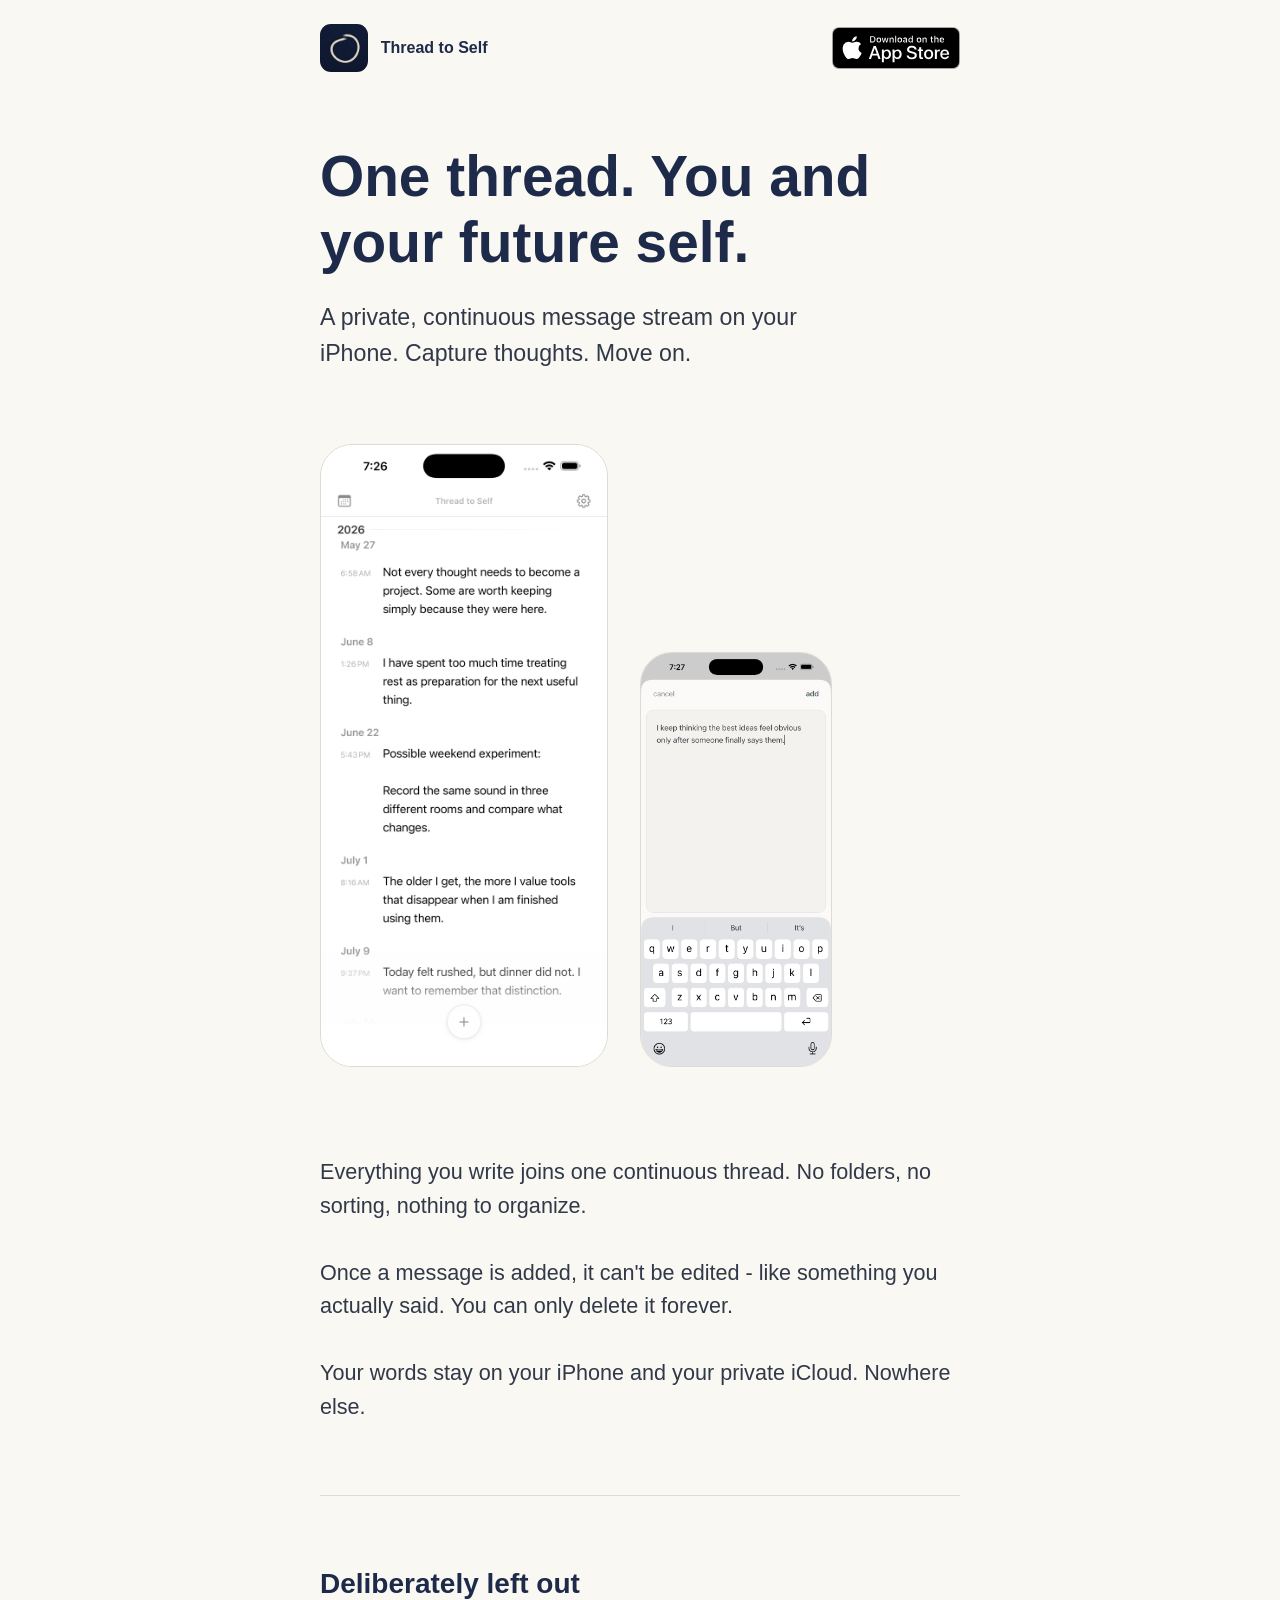
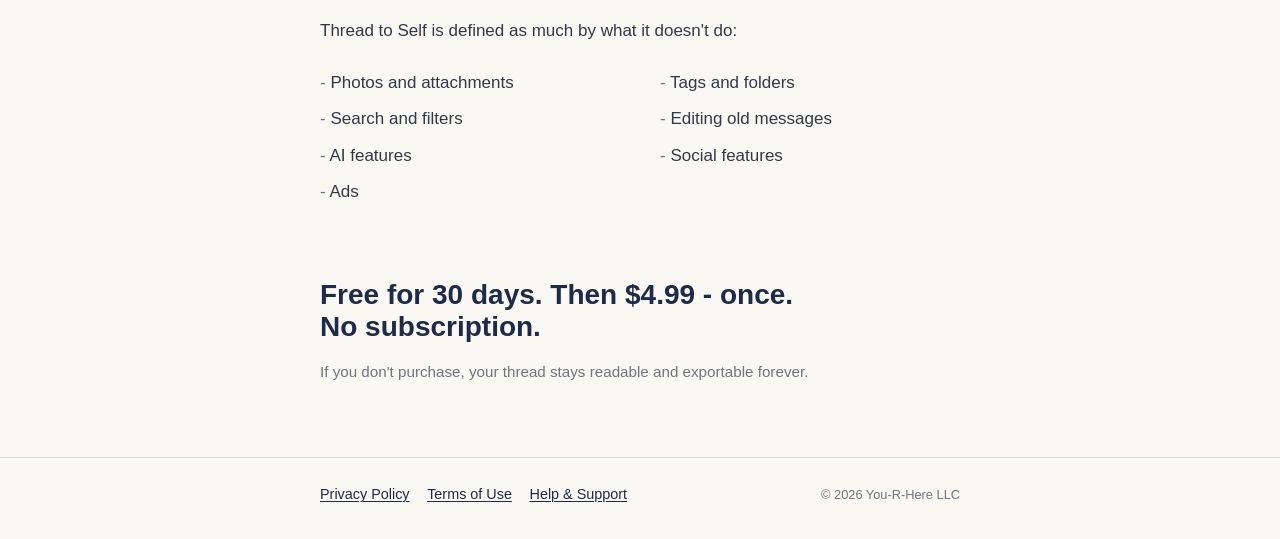
<file: index.html>
<!doctype html>
<html lang="en">
<head>
	<meta charset="utf-8">
	<meta name="viewport" content="width=device-width, initial-scale=1">
	<title>Thread to Self | One thread for your future self</title>
	<meta name="description" content="One private, continuous message thread on your iPhone. Capture thoughts. Move on.">
	<link rel="icon" href="/favicon.ico" sizes="16x16 32x32" type="image/x-icon">
	<link rel="apple-touch-icon" sizes="180x180" href="/apple-touch-icon.png">
	<link rel="stylesheet" href="/assets/styles.css?v=20260816-2">
</head>
<body>
	<a class="skip-link" href="#main-content">Skip to main content</a>

	<header class="site-header site-header-home">
		<div class="container header-home-content">
			<div class="brand">
				<img class="app-icon" src="/assets/app-icon.png" alt="">
				<p class="wordmark">Thread to Self</p>
			</div>
			<a class="app-store-link" href="https://apps.apple.com/us/app/thread-to-self/id6791155475" aria-label="Download Thread to Self on the App Store">
				<img src="/assets/download-on-the-app-store.svg" alt="Download on the App Store" width="128" height="43">
			</a>
		</div>
	</header>

	<main id="main-content">
		<section class="hero container" aria-labelledby="page-title">
			<h1 id="page-title">One thread. You and your future self.</h1>
			<p class="lead">A private, continuous message stream on your iPhone. Capture thoughts. Move on.</p>
		</section>

		<section class="screenshots container" aria-label="Thread to Self screens">
			<figure class="thread-screen">
				<img src="/assets/screenshot-thread-1.png" alt="Thread to Self showing a continuous stream of dated personal messages">
			</figure>
			<figure class="write-screen">
				<img src="/assets/screenshot-write.png" alt="Thread to Self showing the private message writing screen">
			</figure>
		</section>

		<section class="container reading-section" aria-labelledby="thread-heading">
			<h2 id="thread-heading" class="visually-hidden">How Thread to Self works</h2>
			<p>Everything you write joins one continuous thread. No folders, no sorting, nothing to organize.</p>
			<p>Once a message is added, it can't be edited - like something you actually said. You can only delete it forever.</p>
			<p>Your words stay on your iPhone and your private iCloud. Nowhere else.</p>
		</section>

		<section class="container excluded-section" aria-labelledby="excluded-heading">
			<h2 id="excluded-heading">Deliberately left out</h2>
			<p>Thread to Self is defined as much by what it doesn't do:</p>
			<ul class="plain-list">
				<li>Photos and attachments</li>
				<li>Tags and folders</li>
				<li>Search and filters</li>
				<li>Editing old messages</li>
				<li>AI features</li>
				<li>Social features</li>
				<li>Ads</li>
			</ul>
		</section>

		<section class="container pricing" aria-labelledby="pricing-heading">
			<h2 id="pricing-heading">Free for 30 days. Then $4.99 - once. No subscription.</h2>
			<p>If you don't purchase, your thread stays readable and exportable forever.</p>
		</section>
	</main>

	<footer class="site-footer">
		<div class="container footer-content">
			<nav class="footer-links" aria-label="Footer">
				<a href="/privacy/">Privacy Policy</a>
				<a href="/terms/">Terms of Use</a>
				<a href="/support/">Help &amp; Support</a>
			</nav>
			<p class="copyright">&copy; 2026 You-R-Here LLC</p>
		</div>
	</footer>
</body>
</html>
</file>
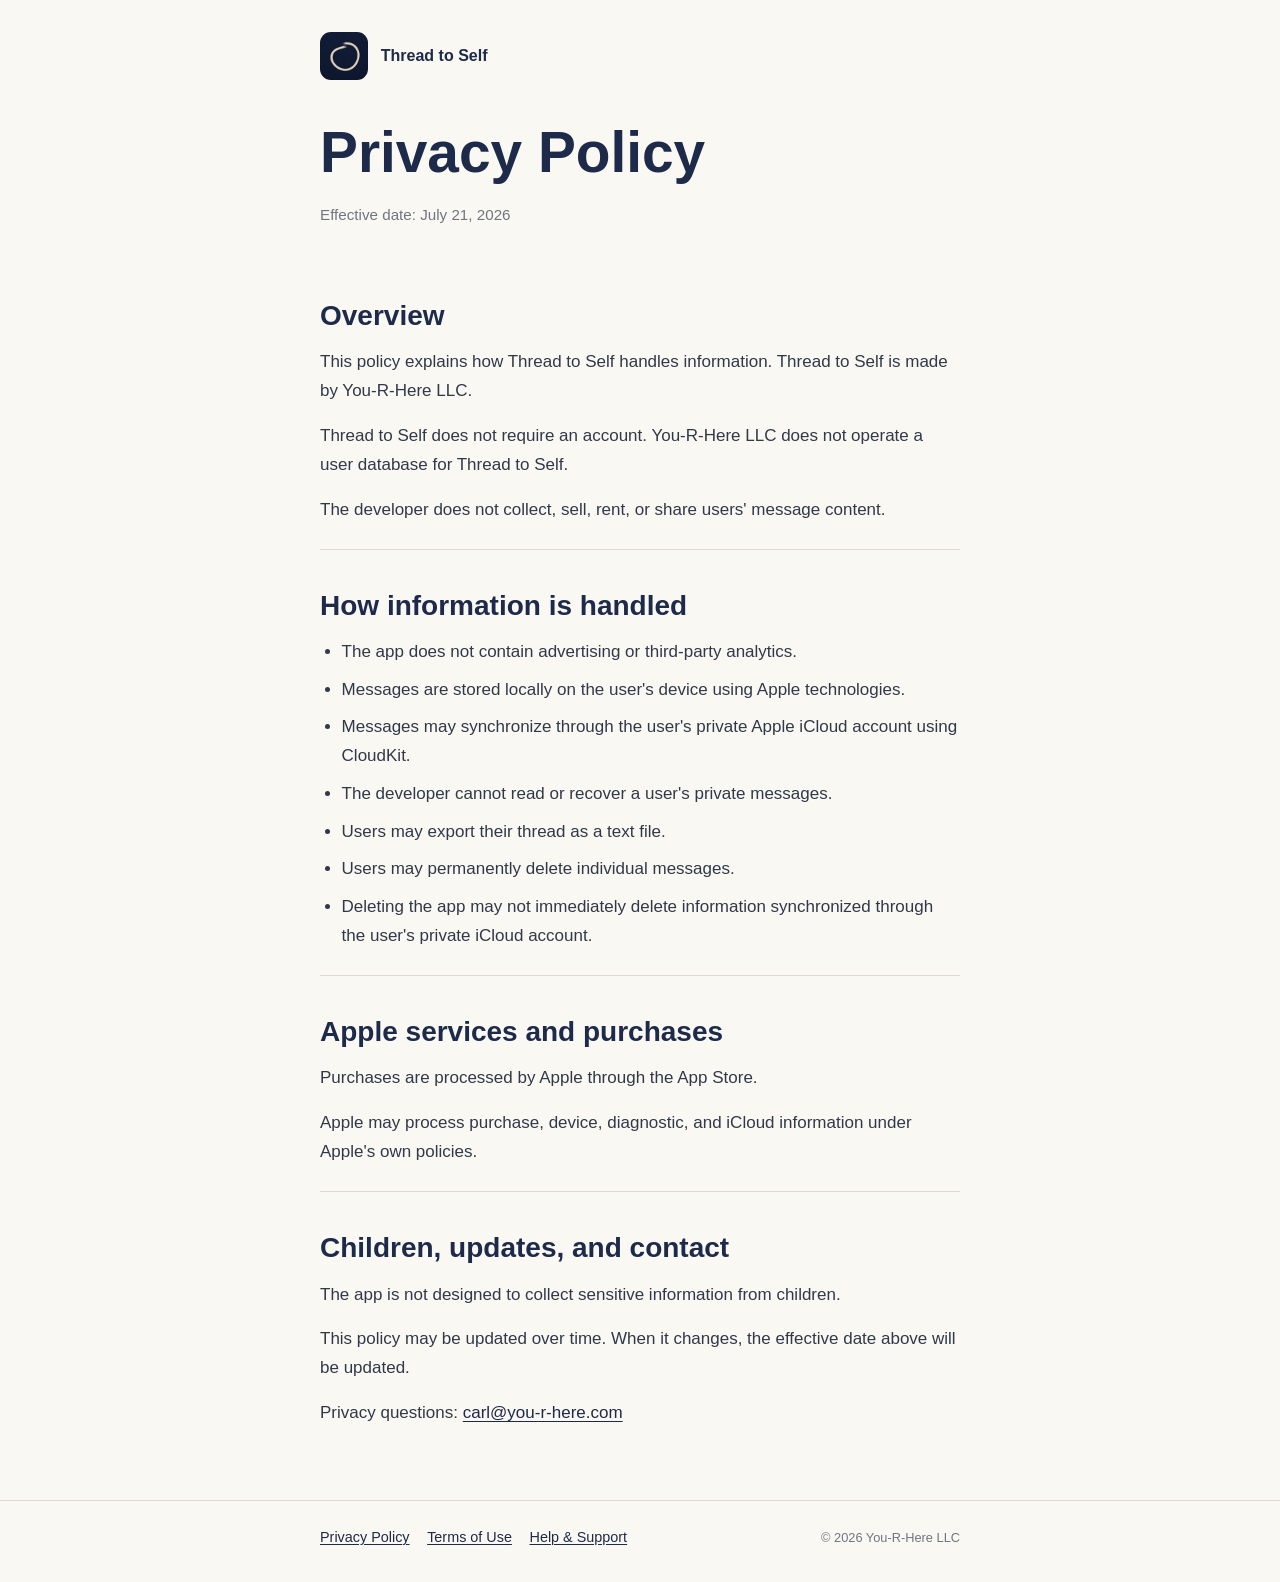
<file: privacy/index.html>
<!doctype html>
<html lang="en">
<head>
  <meta charset="utf-8">
  <meta name="viewport" content="width=device-width, initial-scale=1">
  <title>Privacy Policy | Thread to Self</title>
  <meta name="description" content="Plain-language privacy policy for Thread to Self by You-R-Here LLC.">
  <link rel="icon" href="/favicon.ico" sizes="16x16 32x32" type="image/x-icon">
  <link rel="apple-touch-icon" sizes="180x180" href="/apple-touch-icon.png">
  <link rel="stylesheet" href="/assets/styles.css">
</head>
<body>
  <a class="skip-link" href="#main-content">Skip to main content</a>

  <header class="site-header">
    <div class="container">
      <a class="brand" href="/" aria-label="Thread to Self home">
        <img class="app-icon" src="/assets/app-icon.png" alt="">
        <span class="wordmark">Thread to Self</span>
      </a>
      <h1>Privacy Policy</h1>
      <p class="meta-line">Effective date: July 21, 2026</p>
    </div>
  </header>

  <main id="main-content" class="container content stack-lg">
    <section class="card" aria-labelledby="privacy-overview">
      <h2 id="privacy-overview">Overview</h2>
      <p>This policy explains how Thread to Self handles information. Thread to Self is made by You-R-Here LLC.</p>
      <p>Thread to Self does not require an account. You-R-Here LLC does not operate a user database for Thread to Self.</p>
      <p>The developer does not collect, sell, rent, or share users' message content.</p>
    </section>

    <section class="card" aria-labelledby="data-practices">
      <h2 id="data-practices">How information is handled</h2>
      <ul class="legal-list">
        <li>The app does not contain advertising or third-party analytics.</li>
        <li>Messages are stored locally on the user's device using Apple technologies.</li>
        <li>Messages may synchronize through the user's private Apple iCloud account using CloudKit.</li>
        <li>The developer cannot read or recover a user's private messages.</li>
        <li>Users may export their thread as a text file.</li>
        <li>Users may permanently delete individual messages.</li>
        <li>Deleting the app may not immediately delete information synchronized through the user's private iCloud account.</li>
      </ul>
    </section>

    <section class="card" aria-labelledby="apple-services">
      <h2 id="apple-services">Apple services and purchases</h2>
      <p>Purchases are processed by Apple through the App Store.</p>
      <p>Apple may process purchase, device, diagnostic, and iCloud information under Apple's own policies.</p>
    </section>

    <section class="card" aria-labelledby="children-updates-contact">
      <h2 id="children-updates-contact">Children, updates, and contact</h2>
      <p>The app is not designed to collect sensitive information from children.</p>
      <p>This policy may be updated over time. When it changes, the effective date above will be updated.</p>
      <p>Privacy questions: <a href="mailto:carl@you-r-here.com">carl@you-r-here.com</a></p>
    </section>
  </main>

  <footer class="site-footer">
    <div class="container footer-content">
      <nav class="footer-links" aria-label="Footer">
        <a href="/privacy/">Privacy Policy</a>
        <a href="/terms/">Terms of Use</a>
        <a href="/support/">Help &amp; Support</a>
      </nav>
      <p class="copyright">&copy; 2026 You-R-Here LLC</p>
    </div>
  </footer>
</body>
</html>
</file>
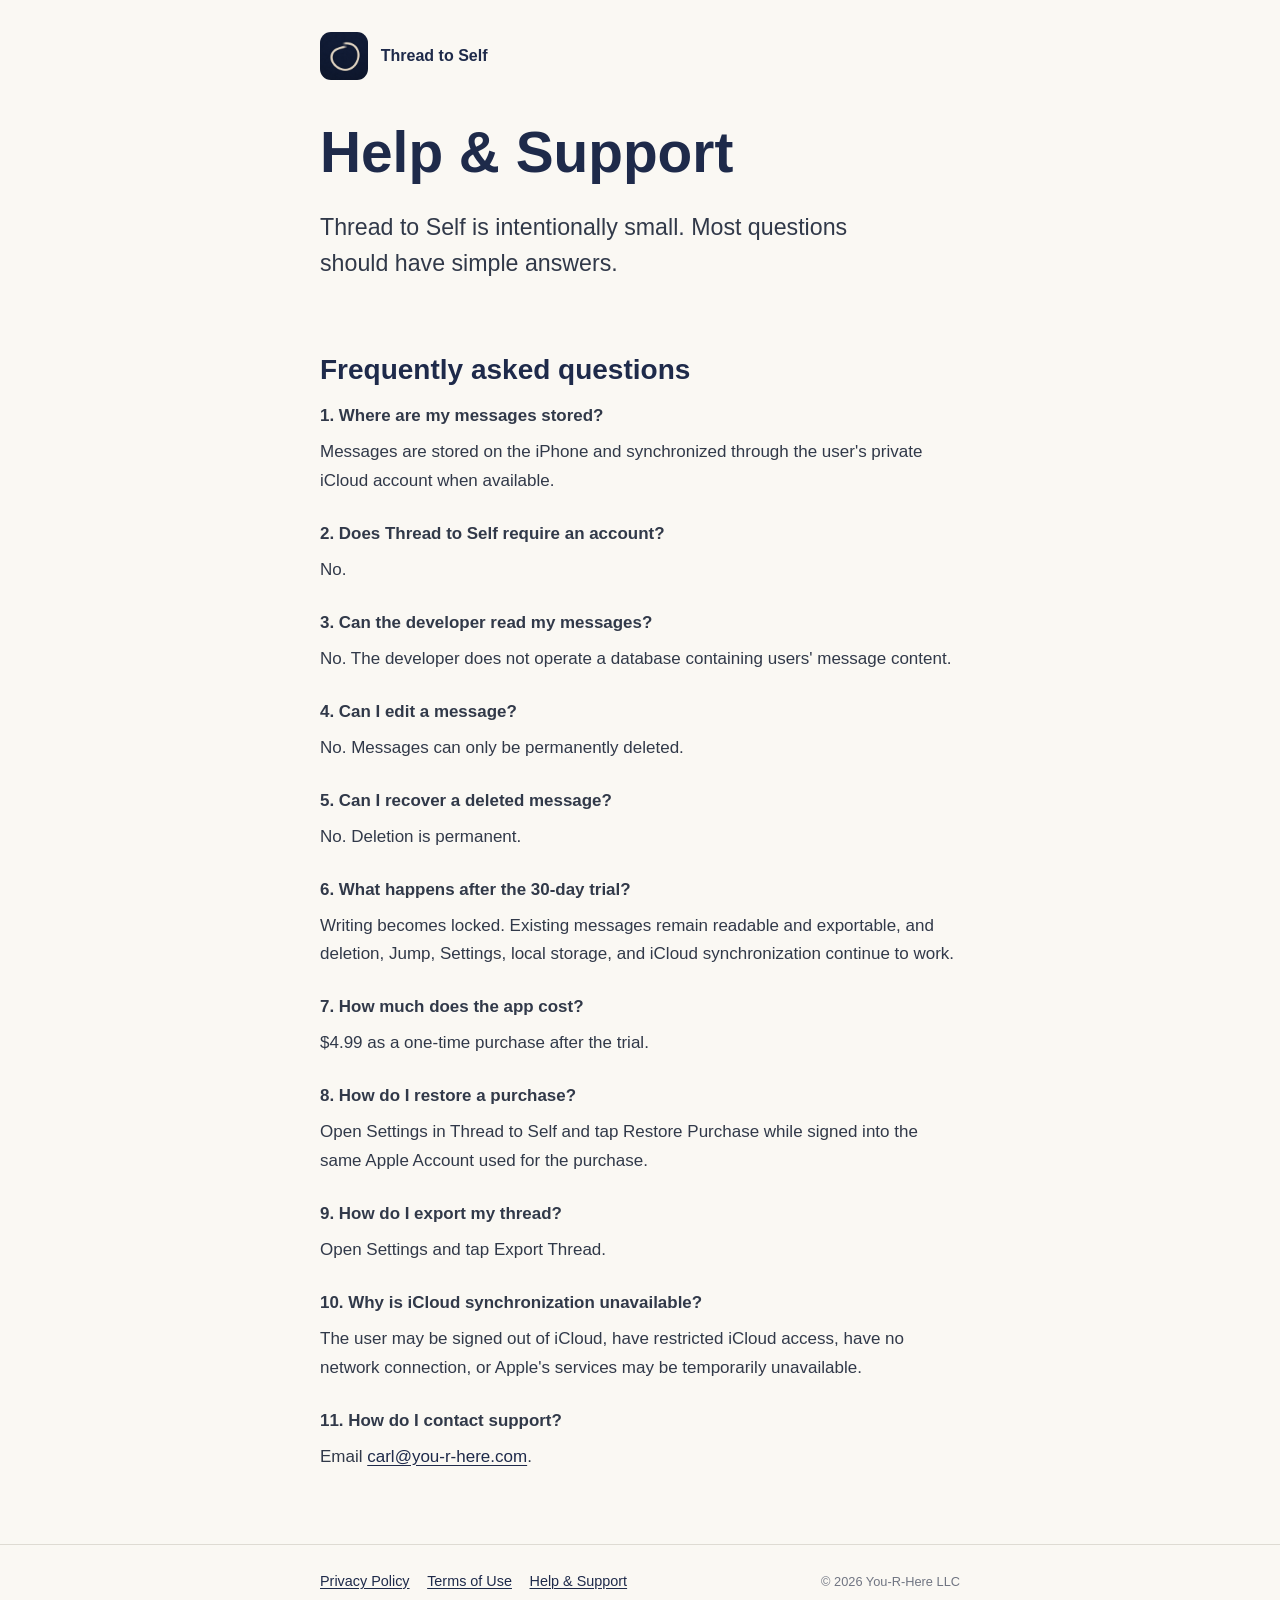
<file: support/index.html>
<!doctype html>
<html lang="en">
<head>
  <meta charset="utf-8">
  <meta name="viewport" content="width=device-width, initial-scale=1">
  <title>Help &amp; Support | Thread to Self</title>
  <meta name="description" content="Help and support for Thread to Self.">
  <link rel="icon" href="/favicon.ico" sizes="16x16 32x32" type="image/x-icon">
  <link rel="apple-touch-icon" sizes="180x180" href="/apple-touch-icon.png">
  <link rel="stylesheet" href="/assets/styles.css">
</head>
<body>
  <a class="skip-link" href="#main-content">Skip to main content</a>

  <header class="site-header">
    <div class="container">
      <a class="brand" href="/" aria-label="Thread to Self home">
        <img class="app-icon" src="/assets/app-icon.png" alt="">
        <span class="wordmark">Thread to Self</span>
      </a>
      <h1>Help &amp; Support</h1>
      <p class="lead">Thread to Self is intentionally small. Most questions should have simple answers.</p>
    </div>
  </header>

  <main id="main-content" class="container content stack-lg">
    <section class="card" aria-labelledby="faq-heading">
      <h2 id="faq-heading">Frequently asked questions</h2>

      <dl>
        <div>
          <dt>1. Where are my messages stored?</dt>
          <dd>Messages are stored on the iPhone and synchronized through the user's private iCloud account when available.</dd>
        </div>

        <div>
          <dt>2. Does Thread to Self require an account?</dt>
          <dd>No.</dd>
        </div>

        <div>
          <dt>3. Can the developer read my messages?</dt>
          <dd>No. The developer does not operate a database containing users' message content.</dd>
        </div>

        <div>
          <dt>4. Can I edit a message?</dt>
          <dd>No. Messages can only be permanently deleted.</dd>
        </div>

        <div>
          <dt>5. Can I recover a deleted message?</dt>
          <dd>No. Deletion is permanent.</dd>
        </div>

        <div>
          <dt>6. What happens after the 30-day trial?</dt>
          <dd>Writing becomes locked. Existing messages remain readable and exportable, and deletion, Jump, Settings, local storage, and iCloud synchronization continue to work.</dd>
        </div>

        <div>
          <dt>7. How much does the app cost?</dt>
          <dd>$4.99 as a one-time purchase after the trial.</dd>
        </div>

        <div>
          <dt>8. How do I restore a purchase?</dt>
          <dd>Open Settings in Thread to Self and tap Restore Purchase while signed into the same Apple Account used for the purchase.</dd>
        </div>

        <div>
          <dt>9. How do I export my thread?</dt>
          <dd>Open Settings and tap Export Thread.</dd>
        </div>

        <div>
          <dt>10. Why is iCloud synchronization unavailable?</dt>
          <dd>The user may be signed out of iCloud, have restricted iCloud access, have no network connection, or Apple's services may be temporarily unavailable.</dd>
        </div>

        <div>
          <dt>11. How do I contact support?</dt>
          <dd>Email <a href="mailto:carl@you-r-here.com">carl@you-r-here.com</a>.</dd>
        </div>
      </dl>

    </section>
  </main>

  <footer class="site-footer">
    <div class="container footer-content">
      <nav class="footer-links" aria-label="Footer">
        <a href="/privacy/">Privacy Policy</a>
        <a href="/terms/">Terms of Use</a>
        <a href="/support/">Help &amp; Support</a>
      </nav>
      <p class="copyright">&copy; 2026 You-R-Here LLC</p>
    </div>
  </footer>
</body>
</html>
</file>
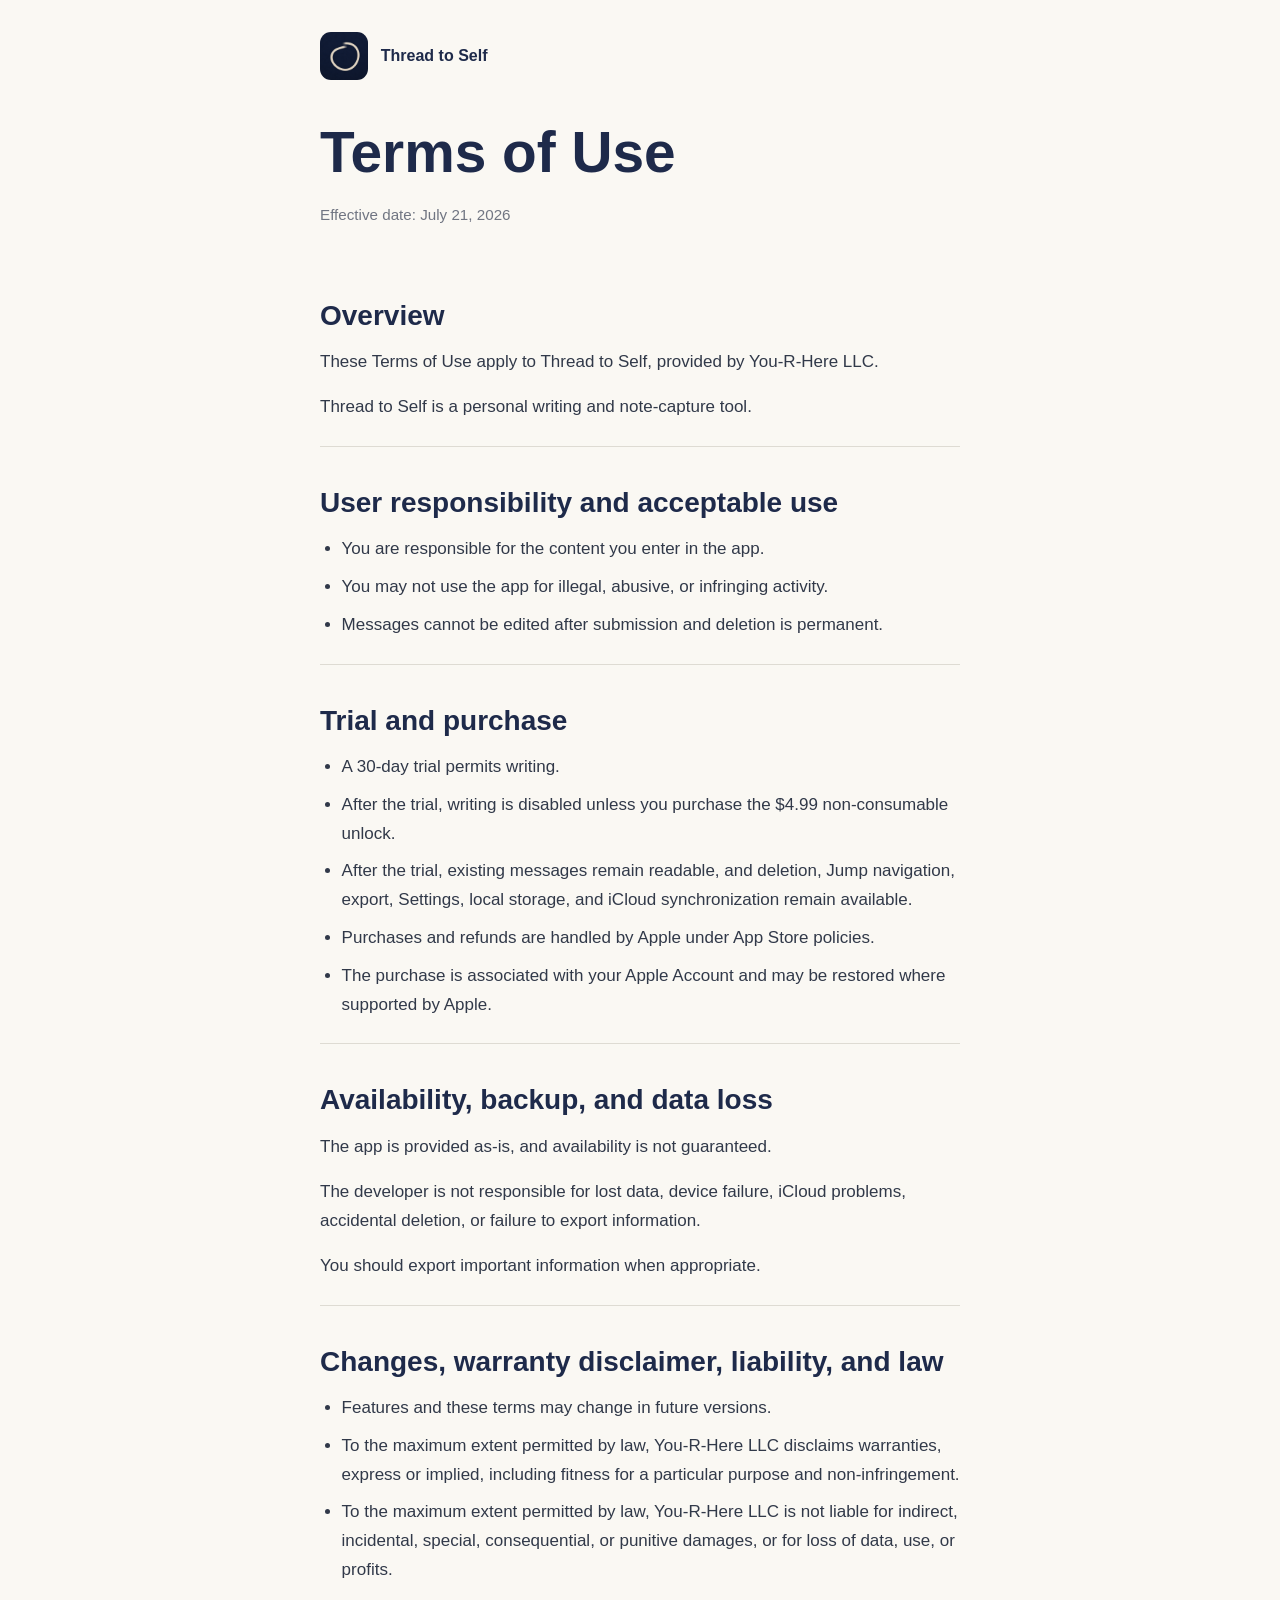
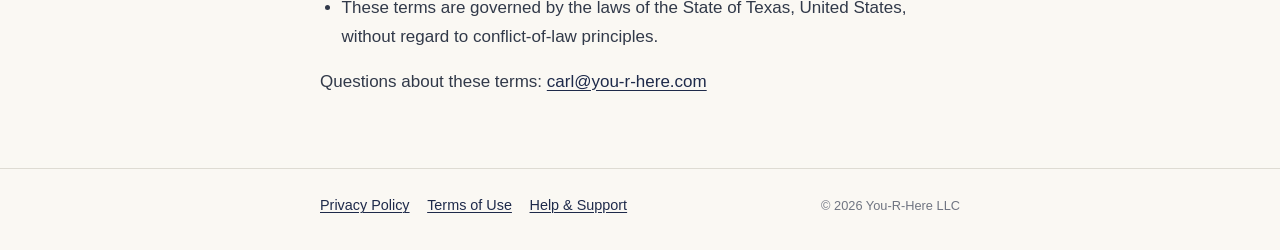
<file: terms/index.html>
<!doctype html>
<html lang="en">
<head>
  <meta charset="utf-8">
  <meta name="viewport" content="width=device-width, initial-scale=1">
  <title>Terms of Use | Thread to Self</title>
  <meta name="description" content="Simple terms of use for Thread to Self by You-R-Here LLC.">
  <link rel="icon" href="/favicon.ico" sizes="16x16 32x32" type="image/x-icon">
  <link rel="apple-touch-icon" sizes="180x180" href="/apple-touch-icon.png">
  <link rel="stylesheet" href="/assets/styles.css">
</head>
<body>
  <a class="skip-link" href="#main-content">Skip to main content</a>

  <header class="site-header">
    <div class="container">
      <a class="brand" href="/" aria-label="Thread to Self home">
        <img class="app-icon" src="/assets/app-icon.png" alt="">
        <span class="wordmark">Thread to Self</span>
      </a>
      <h1>Terms of Use</h1>
      <p class="meta-line">Effective date: July 21, 2026</p>
    </div>
  </header>

  <main id="main-content" class="container content stack-lg">
    <section class="card" aria-labelledby="terms-overview">
      <h2 id="terms-overview">Overview</h2>
      <p>These Terms of Use apply to Thread to Self, provided by You-R-Here LLC.</p>
      <p>Thread to Self is a personal writing and note-capture tool.</p>
    </section>

    <section class="card" aria-labelledby="user-responsibility">
      <h2 id="user-responsibility">User responsibility and acceptable use</h2>
      <ul class="legal-list">
        <li>You are responsible for the content you enter in the app.</li>
        <li>You may not use the app for illegal, abusive, or infringing activity.</li>
        <li>Messages cannot be edited after submission and deletion is permanent.</li>
      </ul>
    </section>

    <section class="card" aria-labelledby="trial-purchase">
      <h2 id="trial-purchase">Trial and purchase</h2>
      <ul class="legal-list">
        <li>A 30-day trial permits writing.</li>
        <li>After the trial, writing is disabled unless you purchase the $4.99 non-consumable unlock.</li>
        <li>After the trial, existing messages remain readable, and deletion, Jump navigation, export, Settings, local storage, and iCloud synchronization remain available.</li>
        <li>Purchases and refunds are handled by Apple under App Store policies.</li>
        <li>The purchase is associated with your Apple Account and may be restored where supported by Apple.</li>
      </ul>
    </section>

    <section class="card" aria-labelledby="availability-data-loss">
      <h2 id="availability-data-loss">Availability, backup, and data loss</h2>
      <p>The app is provided as-is, and availability is not guaranteed.</p>
      <p>The developer is not responsible for lost data, device failure, iCloud problems, accidental deletion, or failure to export information.</p>
      <p>You should export important information when appropriate.</p>
    </section>

    <section class="card" aria-labelledby="changes-liability-law">
      <h2 id="changes-liability-law">Changes, warranty disclaimer, liability, and law</h2>
      <ul class="legal-list">
        <li>Features and these terms may change in future versions.</li>
        <li>To the maximum extent permitted by law, You-R-Here LLC disclaims warranties, express or implied, including fitness for a particular purpose and non-infringement.</li>
        <li>To the maximum extent permitted by law, You-R-Here LLC is not liable for indirect, incidental, special, consequential, or punitive damages, or for loss of data, use, or profits.</li>
        <li>These terms are governed by the laws of the State of Texas, United States, without regard to conflict-of-law principles.</li>
      </ul>
      <p>Questions about these terms: <a href="mailto:carl@you-r-here.com">carl@you-r-here.com</a></p>
    </section>
  </main>

  <footer class="site-footer">
    <div class="container footer-content">
      <nav class="footer-links" aria-label="Footer">
        <a href="/privacy/">Privacy Policy</a>
        <a href="/terms/">Terms of Use</a>
        <a href="/support/">Help &amp; Support</a>
      </nav>
      <p class="copyright">&copy; 2026 You-R-Here LLC</p>
    </div>
  </footer>
</body>
</html>
</file>
<file: assets/styles.css>
:root {
  --bg: #f7f3ec;
  --surface: #fffdf9;
  --text: #15263f;
  --muted: #3c4d65;
  --line: #d8e0ea;
  --accent: #214a75;
  --focus: #0e68be;
  --radius: 16px;
  --space-1: 0.75rem;
  --space-2: 1rem;
  --space-3: 1.5rem;
  --space-4: 2rem;
  --space-5: 3rem;
  --max-width: 72rem;
}

* {
  box-sizing: border-box;
}

html {
  color-scheme: light;
}

body {
  margin: 0;
  min-height: 100vh;
  background: var(--bg);
  color: var(--text);
  font-family: -apple-system, BlinkMacSystemFont, "Segoe UI", "Helvetica Neue", Helvetica, Arial, sans-serif;
  font-size: 1.0625rem;
  line-height: 1.7;
}

a {
  color: var(--accent);
  text-underline-offset: 0.15em;
  text-decoration-thickness: 0.08em;
}

a:hover {
  text-decoration-thickness: 0.13em;
}

a:focus-visible,
button:focus-visible {
  outline: 3px solid var(--focus);
  outline-offset: 3px;
  border-radius: 8px;
}

.skip-link {
  position: absolute;
  left: 1rem;
  top: -999px;
  z-index: 1000;
  background: var(--surface);
  color: var(--text);
  border: 1px solid var(--line);
  padding: 0.7rem 0.9rem;
  border-radius: 0.7rem;
}

.skip-link:focus {
  top: 1rem;
}

.container {
  width: min(calc(100% - 2rem), var(--max-width));
  margin-inline: auto;
}

.site-header {
  padding: var(--space-5) 0 var(--space-4);
}

.eyebrow {
  margin: 0 0 var(--space-1);
  font-size: 0.95rem;
  font-weight: 700;
  color: var(--muted);
  letter-spacing: 0.03em;
  text-transform: uppercase;
}

h1,
h2,
h3 {
  margin: 0;
  line-height: 1.2;
  letter-spacing: -0.015em;
}

h1 {
  font-size: clamp(2rem, 6vw, 3.2rem);
}

h2 {
  font-size: clamp(1.4rem, 4vw, 2rem);
  margin-bottom: var(--space-2);
}

h3 {
  font-size: 1.2rem;
}

p {
  margin: 0;
}

p + p,
ul + p,
p + ul,
h2 + p,
h3 + p,
dl + p {
  margin-top: var(--space-2);
}

.lead {
  max-width: 48rem;
  margin-top: var(--space-3);
  color: var(--muted);
  font-size: clamp(1.15rem, 2.8vw, 1.4rem);
}

.stack-lg > * + * {
  margin-top: var(--space-3);
}

.card {
  background: var(--surface);
  border: 1px solid var(--line);
  border-radius: var(--radius);
  padding: clamp(1.2rem, 3vw, 2rem);
}

.principles-list {
  margin: 0;
  padding-left: 1.35rem;
  columns: 1;
}

.principles-list li + li {
  margin-top: 0.45rem;
}

.content {
  padding-bottom: var(--space-5);
}

.site-nav {
  padding-top: var(--space-3);
}

.site-nav a {
  font-weight: 600;
}

.site-footer {
  border-top: 1px solid var(--line);
  margin-top: var(--space-5);
  padding: var(--space-3) 0 var(--space-4);
}

.footer-links {
  display: flex;
  flex-wrap: wrap;
  gap: 0.9rem 1.4rem;
}

.meta-line {
  margin-top: var(--space-1);
  color: var(--muted);
  font-size: 0.98rem;
}

dl {
  margin: 0;
  display: grid;
  gap: var(--space-3);
}

dt {
  font-weight: 700;
  font-size: 1.06rem;
}

dd {
  margin: 0.45rem 0 0;
  color: var(--text);
}

.button-link {
  display: inline-block;
  margin-top: var(--space-3);
  padding: 0.85rem 1.2rem;
  border-radius: 999px;
  border: 1px solid var(--accent);
  background: var(--accent);
  color: #ffffff;
  text-decoration: none;
  font-weight: 700;
}

.button-link:hover {
  background: #183a5f;
}

.legal-list {
  margin: 0;
  padding-left: 1.35rem;
}

.legal-list li + li {
  margin-top: 0.55rem;
}

@media (min-width: 48rem) {
  .site-header {
    padding-top: 4.6rem;
  }

  .principles-list {
    columns: 2;
    column-gap: 2.5rem;
  }
}

/* Shared visual language for the calm, private marketing site. */
:root {
  --bg: #faf8f3;
  --surface: #faf8f3;
  --text: #313949;
  --muted: #707582;
  --line: #dedbd3;
  --accent: #1e2a4a;
  --focus: #52668d;
  --radius: 0;
  --space-4: 2.5rem;
  --space-5: 4.5rem;
  --max-width: 40rem;
}

body {
  font-family: -apple-system, BlinkMacSystemFont, "SF Pro Text", "Segoe UI", sans-serif;
  line-height: 1.7;
}

.container {
  width: min(calc(100% - 2.5rem), var(--max-width));
}

.site-header {
  padding: 2rem 0 0;
}

.site-header-home {
  padding-top: 1.5rem;
}

.header-home-content {
  display: flex;
  align-items: center;
  justify-content: space-between;
  gap: var(--space-3);
}

.brand {
  display: flex;
  align-items: center;
  gap: 0.8rem;
  color: var(--accent);
  text-decoration: none;
}

.site-header .brand + h1 {
  margin-top: var(--space-4);
}

.app-icon {
  width: 3rem;
  height: 3rem;
  border-radius: 0.68rem;
}

.wordmark,
.eyebrow {
  margin: 0;
  color: var(--accent);
  font-size: 1rem;
  font-weight: 650;
  letter-spacing: 0;
  text-transform: none;
}

.site-nav {
  margin-bottom: var(--space-4);
  padding-top: 0;
}

h1,
h2,
h3 {
  color: var(--accent);
  font-weight: 650;
  letter-spacing: 0;
  line-height: 1.16;
}

h1 {
  font-size: clamp(2.25rem, 8vw, 3.55rem);
}

h2 {
  font-size: clamp(1.35rem, 5vw, 1.75rem);
}

.hero {
  padding-top: var(--space-5);
}

.lead {
  max-width: 34rem;
  margin-top: var(--space-3);
  color: var(--text);
  font-size: clamp(1.2rem, 4vw, 1.45rem);
  line-height: 1.55;
}

.quiet-note,
.meta-line {
  margin-top: var(--space-2);
  color: var(--muted);
  font-size: 0.95rem;
}

.app-store-link {
  display: block;
  flex: 0 0 auto;
  width: fit-content;
  margin: 0;
  border-radius: 0.6rem;
  line-height: 0;
  transition: opacity 160ms ease, transform 160ms ease;
}

.app-store-link img {
  display: block;
  width: 8rem;
  height: auto;
}

.app-store-link:hover {
  opacity: 0.86;
  transform: translateY(-1px);
}

.app-store-link:active {
  transform: translateY(0);
}

@media (prefers-reduced-motion: reduce) {
  .app-store-link {
    transition: none;
  }
}

@media (max-width: 23rem) {
  .header-home-content {
    gap: 0.6rem;
  }

  .site-header-home .brand {
    gap: 0.55rem;
  }

  .site-header-home .app-icon {
    width: 2.5rem;
    height: 2.5rem;
    border-radius: 0.58rem;
  }

  .site-header-home .wordmark {
    font-size: 0.9rem;
  }

  .app-store-link img {
    width: 7rem;
  }
}

.screenshots {
  display: grid;
  justify-items: center;
  gap: 2rem;
  padding-top: var(--space-5);
}

figure {
  margin: 0;
}

.thread-screen,
.write-screen {
  overflow: hidden;
  border: 1px solid var(--line);
  border-radius: 2rem;
  background: var(--cream, #ede5d6);
}

.thread-screen {
  width: min(100%, 19rem);
}

.write-screen {
  width: min(75%, 14rem);
}

.thread-screen img,
.write-screen img {
  display: block;
  width: 100%;
  height: auto;
}

.reading-section,
.excluded-section,
.pricing {
  padding-top: var(--space-5);
}

.reading-section {
  font-size: clamp(1.18rem, 4vw, 1.35rem);
  line-height: 1.55;
}

.reading-section p + p {
  margin-top: 2.1rem;
}

.excluded-section {
  border-top: 1px solid var(--line);
  margin-top: var(--space-5);
}

.excluded-section > p {
  margin-top: var(--space-2);
}

.plain-list {
  display: grid;
  gap: 0.45rem;
  margin: var(--space-3) 0 0;
  padding: 0;
  list-style: none;
}

.plain-list li::before {
  content: "- ";
  color: var(--muted);
}

.pricing {
  padding-bottom: var(--space-5);
}

.pricing h2 {
  max-width: 31rem;
}

.pricing p {
  margin-top: var(--space-2);
  color: var(--muted);
  font-size: 0.95rem;
}

.content {
  padding-top: var(--space-5);
  padding-bottom: var(--space-5);
}

.card {
  padding: var(--space-4) 0 0;
  border: 0;
  border-top: 1px solid var(--line);
  border-radius: 0;
  background: transparent;
}

.card:first-child {
  padding-top: 0;
  border-top: 0;
}

.site-footer {
  margin-top: 0;
  padding: var(--space-3) 0 2rem;
}

.footer-content {
  display: flex;
  flex-wrap: wrap;
  align-items: baseline;
  justify-content: space-between;
  gap: 0.75rem 1.5rem;
}

.footer-links {
  gap: 0.5rem 1.1rem;
  font-size: 0.9rem;
}

.copyright {
  margin: 0;
  color: var(--muted);
  font-size: 0.8rem;
}

.visually-hidden {
  position: absolute;
  width: 1px;
  height: 1px;
  overflow: hidden;
  clip: rect(0 0 0 0);
  white-space: nowrap;
}

@media (min-width: 40rem) {
  .screenshots {
    grid-template-columns: 18rem 12rem;
    align-items: end;
    justify-content: start;
  }

  .thread-screen {
    width: 18rem;
    justify-self: start;
  }

  .write-screen {
    width: 12rem;
    justify-self: start;
  }

  .plain-list {
    grid-template-columns: repeat(2, minmax(0, 1fr));
    column-gap: var(--space-4);
  }
}
</file>
